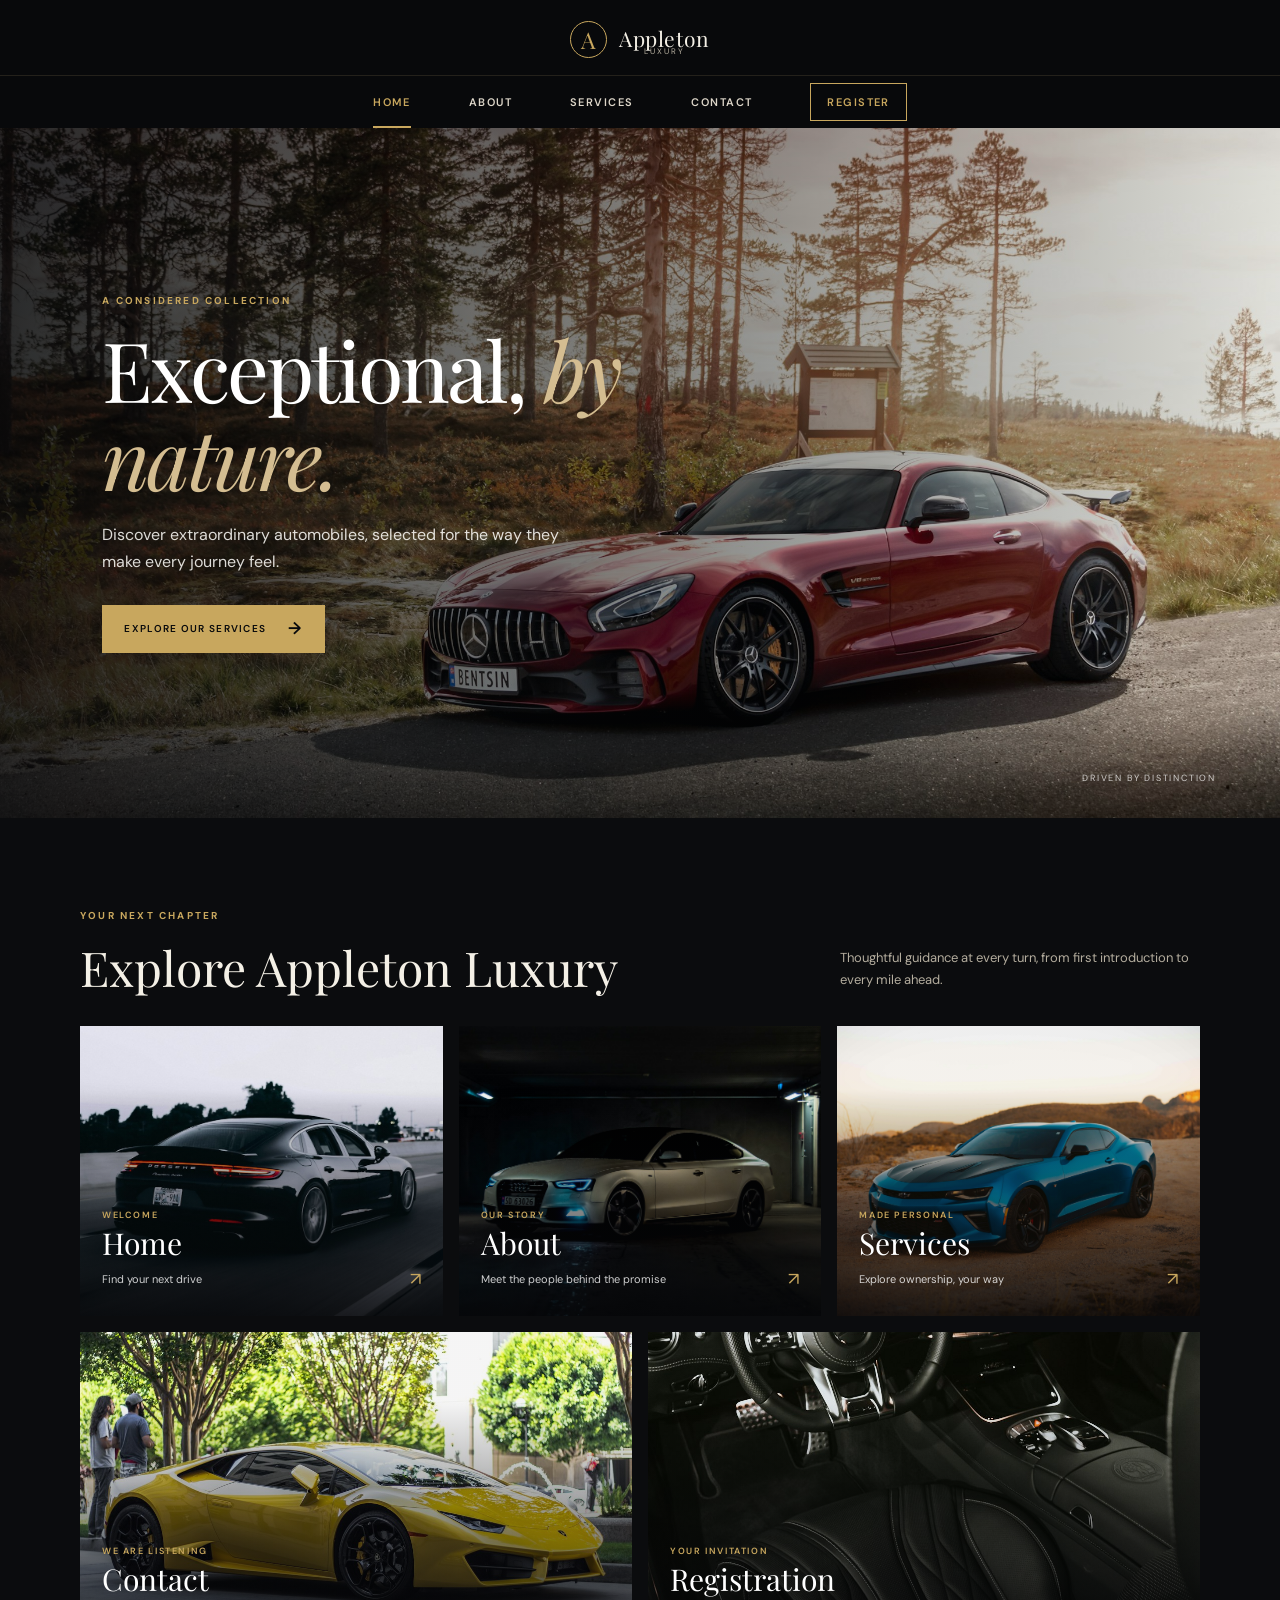
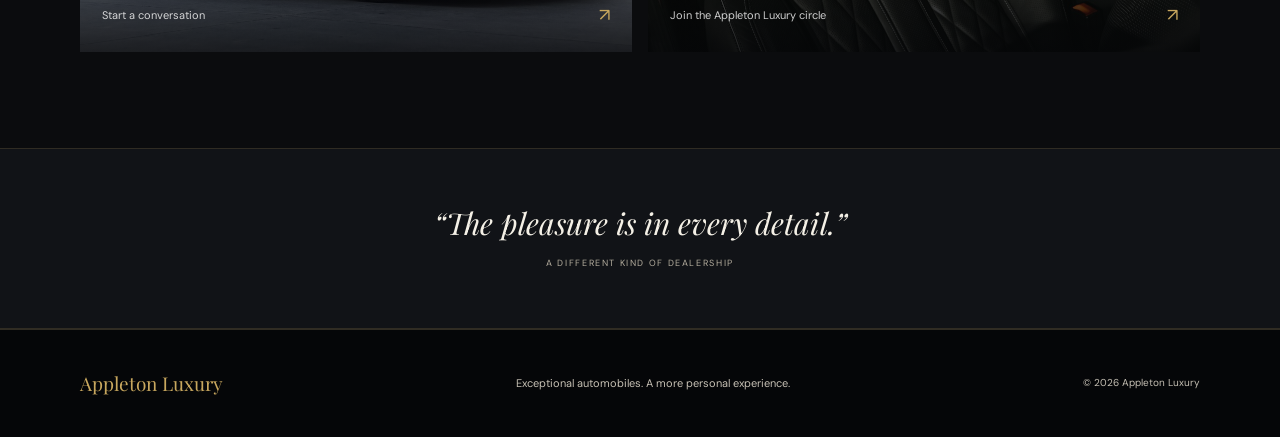
<file: index.html>
<!DOCTYPE html>
<html lang="en">
<head>
    <meta charset="UTF-8">
    <meta name="viewport" content="width=device-width, initial-scale=1.0">
    <meta name="description" content="Discover exceptional automobiles and a more personal approach to luxury at Appleton Luxury.">
    <title>Appleton Luxury | Exceptional by Nature</title>
    <link rel="stylesheet" href="styles/styles.css">
</head>
<body>
    <header class="site-header">
        <a class="brand" href="index.html" aria-label="Appleton Luxury home">
            <span class="brand-mark" aria-hidden="true">A</span>
            <span class="brand-name">Appleton <span>Luxury</span></span>
        </a>
        <nav class="site-nav" aria-label="Main navigation">
            <a class="active" aria-current="page" href="index.html">Home</a>
            <a href="about.html">About</a>
            <a href="services.html">Services</a>
            <a href="contact.html">Contact</a>
            <a class="nav-cta" href="registration.html">Register</a>
        </nav>
    </header>

    <main>
        <section class="home-hero">
            <img class="hero-image" src="images/hero-drive.jpg" alt="Low three-quarter view of a red performance coupe on a country road">
            <div class="hero-content">
                <p class="eyebrow">A considered collection</p>
                <h1>Exceptional, <em>by nature.</em></h1>
                <p>Discover extraordinary automobiles, selected for the way they make every journey feel.</p>
                <a class="button button-light" href="services.html">Explore our services <span aria-hidden="true">→</span></a>
            </div>
            <span class="hero-note">Driven by distinction</span>
        </section>

        <section class="page-explorer section-wrap" aria-labelledby="explore-title">
            <div class="section-heading">
                <div>
                    <p class="eyebrow">Your next chapter</p>
                    <h2 id="explore-title">Explore Appleton Luxury</h2>
                </div>
                <p>Thoughtful guidance at every turn, from first introduction to every mile ahead.</p>
            </div>
            <div class="page-grid">
                <a class="page-card card-home" href="index.html">
                    <img src="images/sports-car.jpg" alt="Low front three-quarter view of a sports car on a scenic road">
                
                    <span class="card-copy"><span class="card-kicker">Welcome</span><strong>Home</strong><span>Find your next drive <b aria-hidden="true">↗</b></span></span>
                </a>
                <a class="page-card" href="about.html">
                    <img src="images/night-sedan.jpg" alt="Low angled view of a luxury sedan in a dramatic night setting">
                
                    <span class="card-copy"><span class="card-kicker">Our story</span><strong>About</strong><span>Meet the people behind the promise <b aria-hidden="true">↗</b></span></span>
                </a>
                <a class="page-card" href="services.html">
                    <img src="images/blue-coupe.jpg" alt="Front three-quarter view of a blue sports coupe at sunset">
                
                    <span class="card-copy"><span class="card-kicker">Made personal</span><strong>Services</strong><span>Explore ownership, your way <b aria-hidden="true">↗</b></span></span>
                </a>
                <a class="page-card" href="contact.html">
                    <img src="images/sculpted-car.jpg" alt="Sculpted automotive design">
                
                    <span class="card-copy"><span class="card-kicker">We are listening</span><strong>Contact</strong><span>Start a conversation <b aria-hidden="true">↗</b></span></span>
                </a>
                <a class="page-card" href="registration.html">
                    <img src="images/car-interior.jpg" alt="Elegant black leather car interior with quilted seats and a polished dashboard">
                
                    <span class="card-copy"><span class="card-kicker">Your invitation</span><strong>Registration</strong><span>Join the Appleton Luxury circle <b aria-hidden="true">↗</b></span></span>
                </a>
            </div>
        </section>

        <section class="quote-band">
            <p>“The pleasure is in every detail.”</p>
            <span>A different kind of dealership</span>
        </section>
    </main>

    <footer class="site-footer">
        <a class="footer-brand" href="index.html">Appleton Luxury</a>
        <p>Exceptional automobiles. A more personal experience.</p>
        <span>© 2026 Appleton Luxury</span>
    </footer>
</body>
</html>
</file>
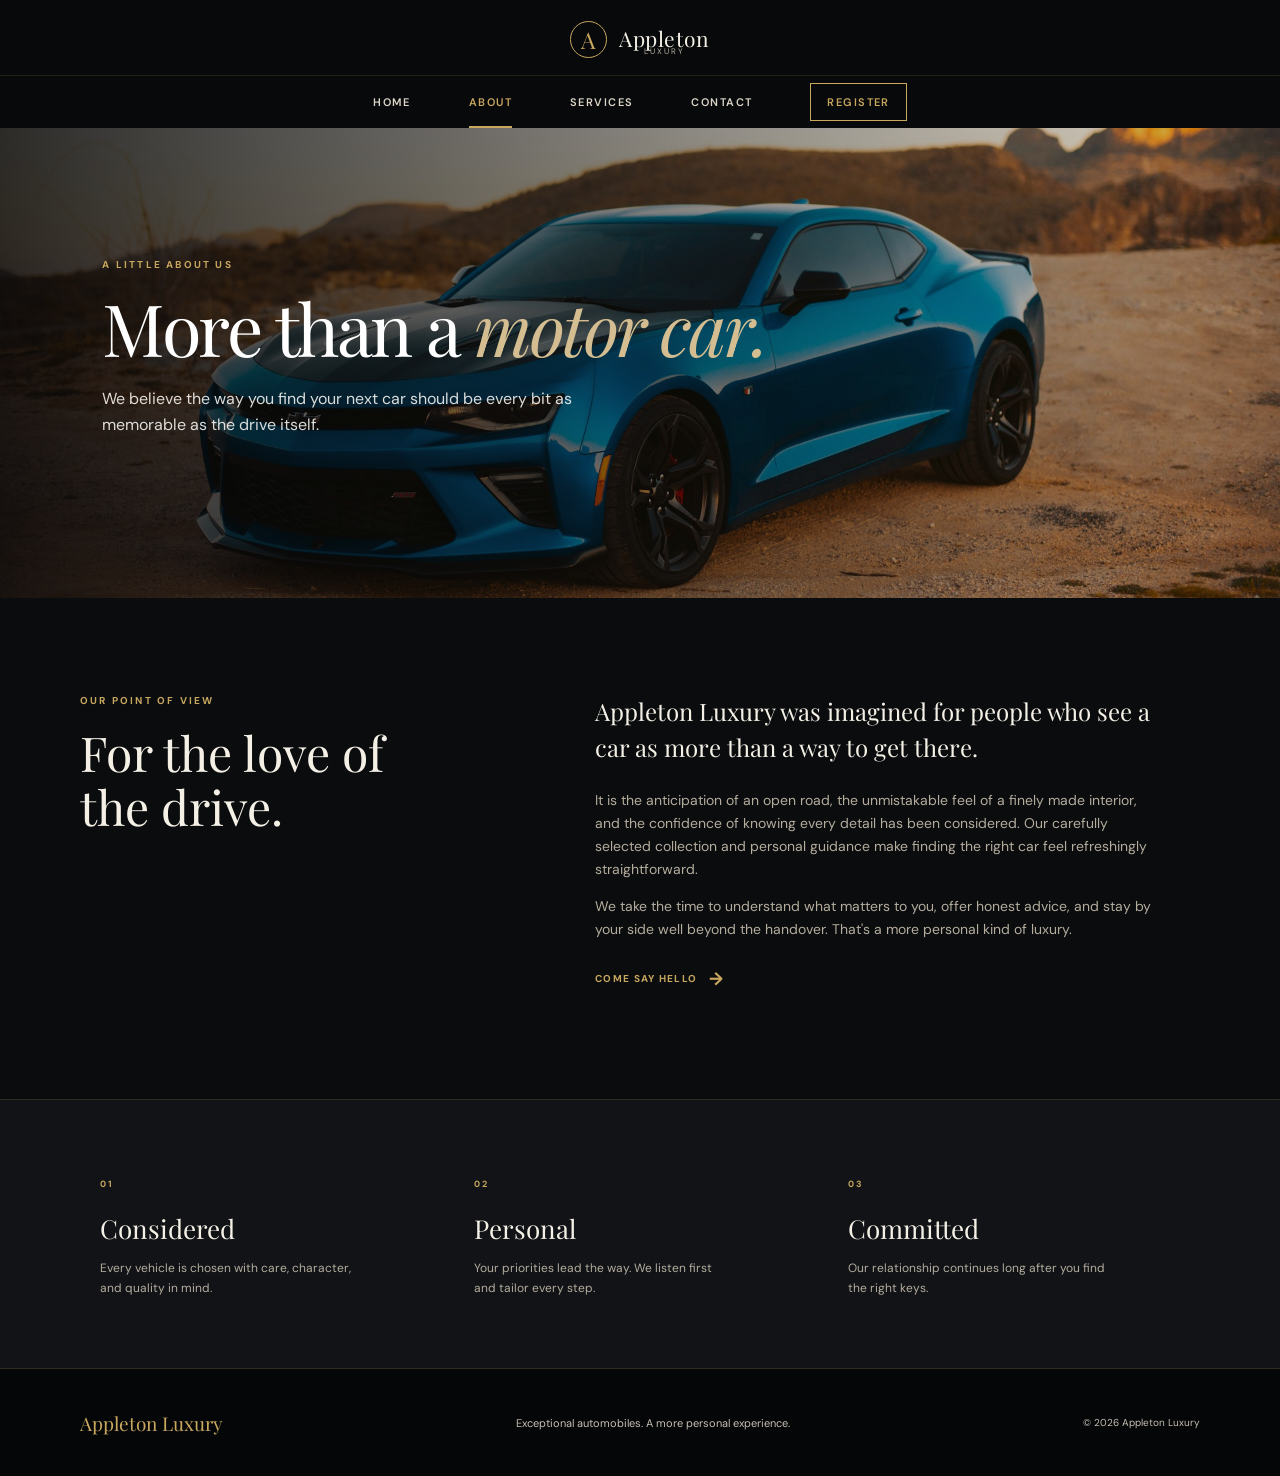
<file: about.html>
<!DOCTYPE html>
<html lang="en">
<head>
    <meta charset="UTF-8">
    <meta name="viewport" content="width=device-width, initial-scale=1.0">
    <meta name="description" content="Learn about Appleton Luxury and our personal approach to exceptional automobiles.">
    <title>About | Appleton Luxury</title>
    <link rel="stylesheet" href="styles/styles.css">
</head>
<body>
    <header class="site-header">
        <a class="brand" href="index.html" aria-label="Appleton Luxury home"><span class="brand-mark" aria-hidden="true">A</span><span class="brand-name">Appleton <span>Luxury</span></span></a>
        <nav class="site-nav" aria-label="Main navigation">
            <a href="index.html">Home</a><a class="active" aria-current="page" href="about.html">About</a><a href="services.html">Services</a><a href="contact.html">Contact</a><a class="nav-cta" href="registration.html">Register</a>
        </nav>
    </header>
    <main>
        <section class="page-hero about-hero">
            <img class="hero-image" src="images/blue-coupe.jpg" alt="Front three-quarter view of a blue sports coupe at sunset">
            <div class="hero-content"><p class="eyebrow">A little about us</p><h1>More than a <em>motor car.</em></h1><p>We believe the way you find your next car should be every bit as memorable as the drive itself.</p></div>
        </section>
        <section class="story-section section-wrap">
            <div class="story-aside"><p class="eyebrow">Our point of view</p><h2>For the love of the drive.</h2></div>
            <div class="story-copy">
                <p class="lead">Appleton Luxury was imagined for people who see a car as more than a way to get there.</p>
                <p>It is the anticipation of an open road, the unmistakable feel of a finely made interior, and the confidence of knowing every detail has been considered. Our carefully selected collection and personal guidance make finding the right car feel refreshingly straightforward.</p>
                <p>We take the time to understand what matters to you, offer honest advice, and stay by your side well beyond the handover. That's a more personal kind of luxury.</p>
                <a class="text-link" href="contact.html">Come say hello <span aria-hidden="true">→</span></a>
            </div>
        </section>
        <section class="values-band">
            <article><span>01</span><h3>Considered</h3><p>Every vehicle is chosen with care, character, and quality in mind.</p></article>
            <article><span>02</span><h3>Personal</h3><p>Your priorities lead the way. We listen first and tailor every step.</p></article>
            <article><span>03</span><h3>Committed</h3><p>Our relationship continues long after you find the right keys.</p></article>
        </section>
    </main>
    <footer class="site-footer"><a class="footer-brand" href="index.html">Appleton Luxury</a><p>Exceptional automobiles. A more personal experience.</p><span>© 2026 Appleton Luxury</span></footer>
</body>
</html>
</file>
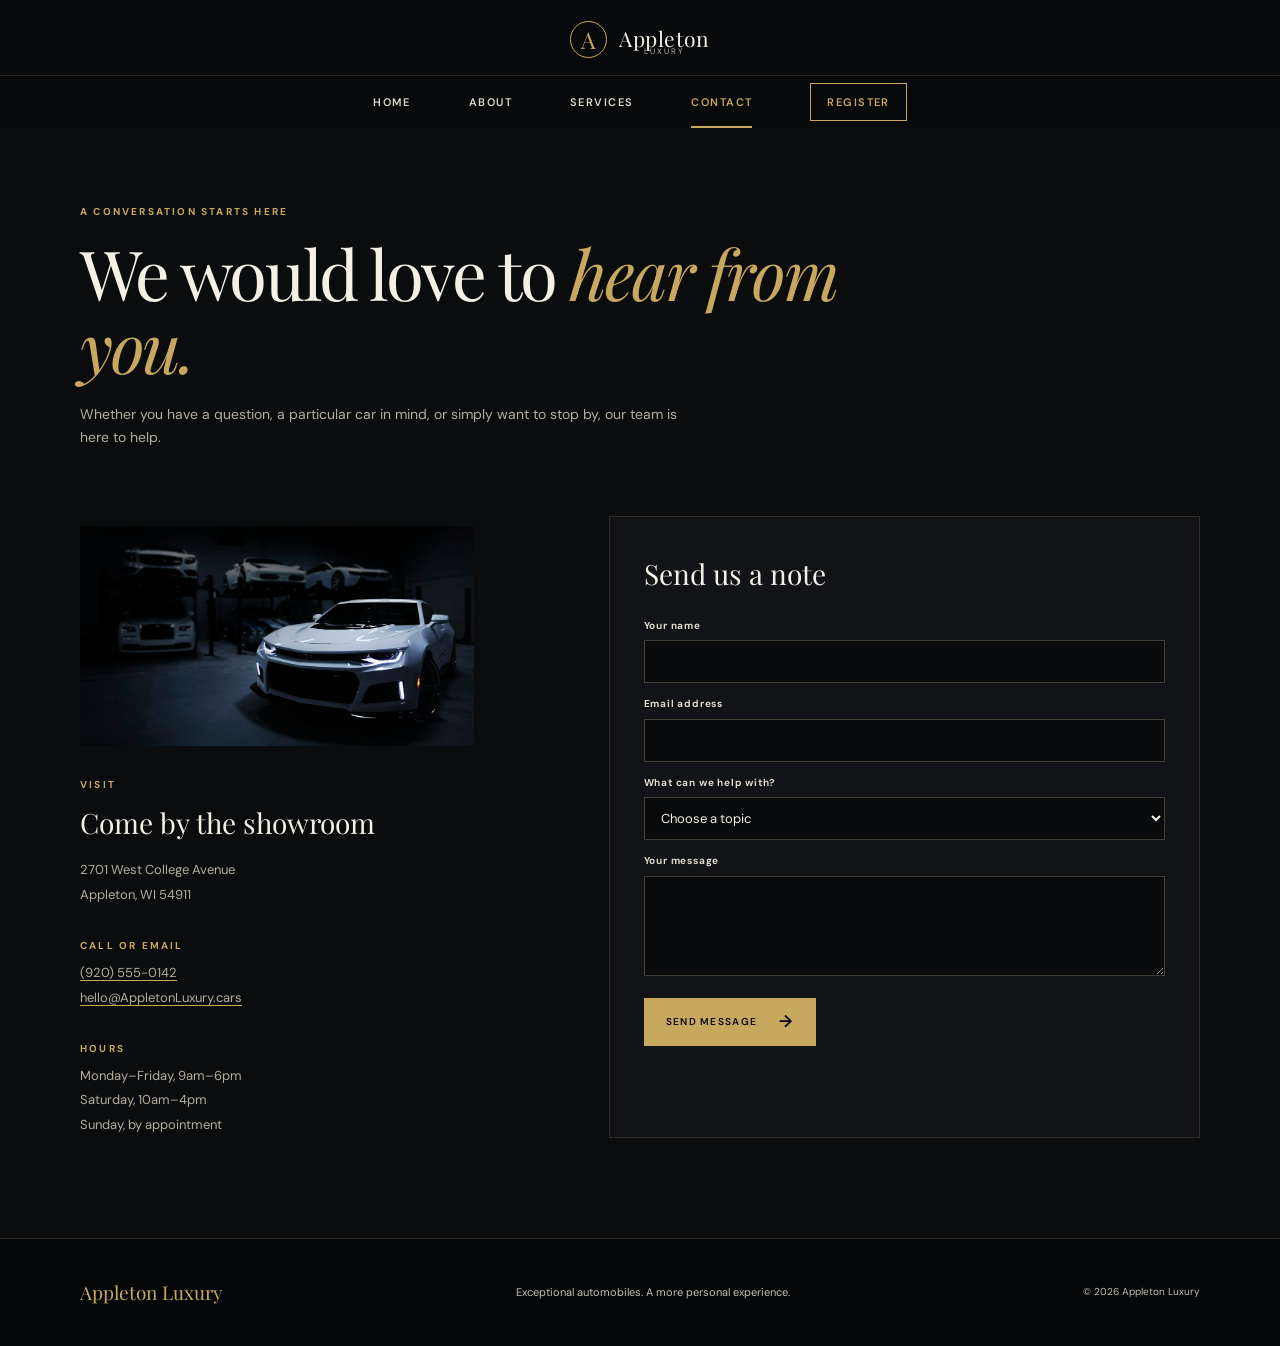
<file: contact.html>
<!DOCTYPE html>
<html lang="en">
<head>
    <meta charset="UTF-8">
    <meta name="viewport" content="width=device-width, initial-scale=1.0">
    <meta name="description" content="Get in touch with the team at Appleton Luxury.">
    <title>Contact | Appleton Luxury</title>
    <link rel="stylesheet" href="styles/styles.css">
</head>
<body>
    <header class="site-header">
        <a class="brand" href="index.html" aria-label="Appleton Luxury home"><span class="brand-mark" aria-hidden="true">A</span><span class="brand-name">Appleton <span>Luxury</span></span></a>
        <nav class="site-nav" aria-label="Main navigation">
            <a href="index.html">Home</a><a href="about.html">About</a><a href="services.html">Services</a><a class="active" aria-current="page" href="contact.html">Contact</a><a class="nav-cta" href="registration.html">Register</a>
        </nav>
    </header>
    <main>
        <section class="page-intro section-wrap"><p class="eyebrow">A conversation starts here</p><h1>We would love to <em>hear from you.</em></h1><p>Whether you have a question, a particular car in mind, or simply want to stop by, our team is here to help.</p></section>
        <section class="contact-layout section-wrap">
            <div class="contact-details">
                <img class="contact-photo" src="images/showroom-car.jpg" alt="Dramatic low-angle view of a luxury coupe under showroom lights">
                <div><p class="eyebrow">Visit</p><h2>Come by the showroom</h2><p>2701 West College Avenue<br>Appleton, WI 54911</p></div>
                <div><p class="eyebrow">Call or email</p><p><a href="tel:+16085550142">(920) 555-0142</a><br><a href="mailto:hello@AppletonLuxury.cars">hello@AppletonLuxury.cars</a></p></div>
                <div><p class="eyebrow">Hours</p><p>Monday–Friday, 9am–6pm<br>Saturday, 10am–4pm<br>Sunday, by appointment</p></div>
            </div>
            <form class="contact-form" action="#" method="get">
                <h2>Send us a note</h2>
                <label for="contact-name">Your name</label><input id="contact-name" name="name" type="text" autocomplete="name" required>
                <label for="contact-email">Email address</label><input id="contact-email" name="email" type="email" autocomplete="email" required>
                <label for="contact-interest">What can we help with?</label><select id="contact-interest" name="interest"><option value="">Choose a topic</option><option>Finding a vehicle</option><option>Booking a viewing</option><option>Ownership support</option><option>Something else</option></select>
                <label for="contact-message">Your message</label><textarea id="contact-message" name="message" rows="4" required></textarea>
                <button class="button button-dark" type="submit">Send message <span aria-hidden="true">→</span></button>
            </form>
        </section>
    </main>
    <footer class="site-footer"><a class="footer-brand" href="index.html">Appleton Luxury</a><p>Exceptional automobiles. A more personal experience.</p><span>© 2026 Appleton Luxury</span></footer>
</body>
</html>
</file>
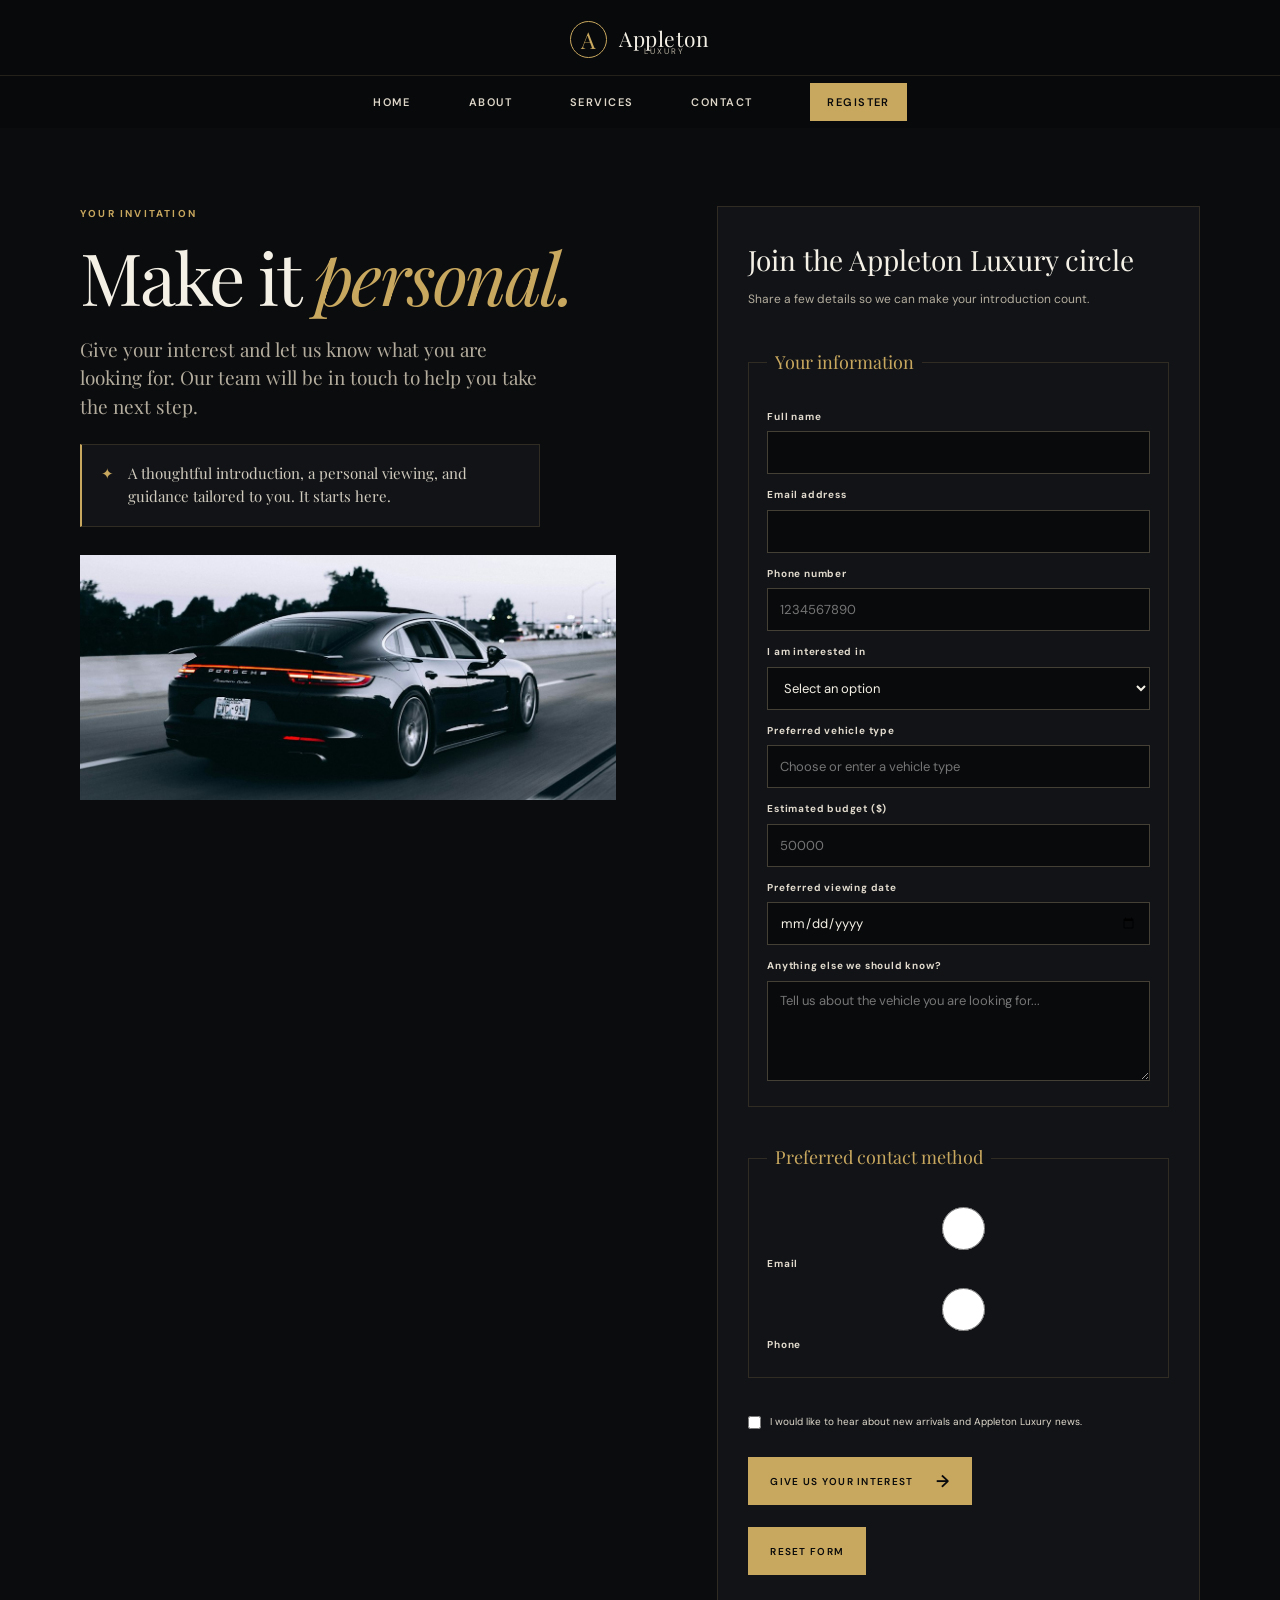
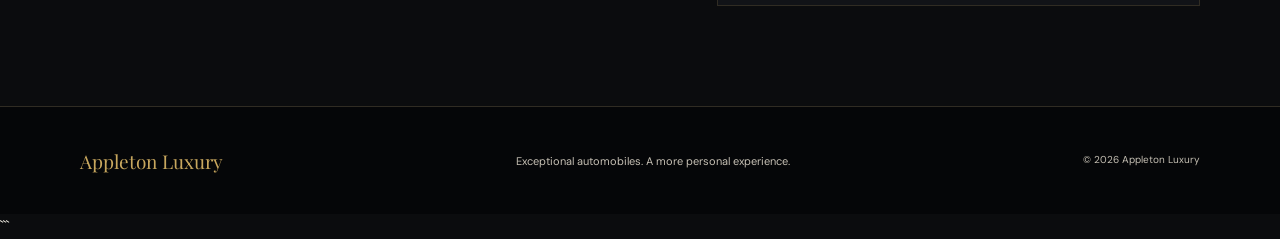
<file: registration.html>
<!DOCTYPE html>
<html lang="en">
<head>
    <meta charset="UTF-8">
    <meta name="viewport" content="width=device-width, initial-scale=1.0">
    <meta name="description" content="Register your interest with Appleton Luxury and arrange a personal introduction.">
    <title>Registration | Appleton Luxury</title>
    <link rel="stylesheet" href="styles/styles.css">
</head>
<body>
    <header class="site-header">
        <a class="brand" href="index.html" aria-label="Appleton Luxury home">
            <span class="brand-mark" aria-hidden="true">A</span>
            <span class="brand-name">Appleton <span>Luxury</span></span>
        </a>

        <nav class="site-nav" aria-label="Main navigation">
            <a href="index.html">Home</a>
            <a href="about.html">About</a>
            <a href="services.html">Services</a>
            <a href="contact.html">Contact</a>
            <a class="nav-cta active" aria-current="page" href="registration.html">Register</a>
        </nav>
    </header>

    <main>
        <section class="registration-layout section-wrap">

            <div class="registration-copy">
                <p class="eyebrow">Your invitation</p>

                <h1>Make it <em>personal.</em></h1>

                <p class="lead">
                    Give your interest and let us know what you are looking for.
                    Our team will be in touch to help you take the next step.
                </p>

                <div class="registration-note">
                    <span aria-hidden="true">✦</span>
                    <p>A thoughtful introduction, a personal viewing, and guidance tailored to you. It starts here.</p>
                </div>

                <img src="images/sports-car.jpg"
                     alt="Low front three-quarter view of a sports car on a scenic road">
            </div>

            <form class="contact-form registration-form" action="#" method="get">

                <h2>Join the Appleton Luxury circle</h2>
                <p>Share a few details so we can make your introduction count.</p>

                <fieldset>
                    <legend>Your information</legend>

                    <label for="reg-name">Full name</label>
                    <input id="reg-name" name="name" type="text"
                           autocomplete="name" required minlength="2" maxlength="50">

                    <label for="reg-email">Email address</label>
                    <input id="reg-email" name="email" type="email"
                           autocomplete="email" required>

                    <label for="reg-phone">Phone number</label>
                    <input id="reg-phone" name="phone" type="tel"
                           autocomplete="tel" pattern="[0-9]{10}"
                           placeholder="1234567890"
                           title="Enter a 10-digit phone number">

                    <label for="reg-interest">I am interested in</label>
                    <select id="reg-interest" name="interest" required>
                        <option value="">Select an option</option>
                        <option>Exploring the collection</option>
                        <option>Finding a specific vehicle</option>
                        <option>Booking a private viewing</option>
                        <option>Learning about your services</option>
                    </select>

                    <label for="reg-car">Preferred vehicle type</label>
                    <input id="reg-car" name="vehicle" type="text"
                           list="vehicle-types" placeholder="Choose or enter a vehicle type">

                    <datalist id="vehicle-types">
                        <option value="Sedan">
                        <option value="SUV">
                        <option value="Sports car">
                        <option value="Coupe">
                        <option value="Electric vehicle">
                        <option value="Armored Personel Carrier">
                    </datalist>

                    <label for="reg-budget">Estimated budget ($)</label>
                    <input id="reg-budget" name="budget" type="number"
                           min="10000" max="500000" step="1000"
                           placeholder="50000">

                    <label for="reg-date">Preferred viewing date</label>
                    <input id="reg-date" name="viewing-date" type="date"
                           min="2026-11-16">

                    <label for="reg-notes">Anything else we should know?</label>
                    <textarea id="reg-notes" name="notes" rows="3"
                              maxlength="500"
                              placeholder="Tell us about the vehicle you are looking for..."></textarea>
                </fieldset>

                <fieldset>
                    <legend>Preferred contact method</legend>

                    <label>
                        <input type="radio" name="contact-method" value="email" required>
                        Email
                    </label>

                    <label>
                        <input type="radio" name="contact-method" value="phone">
                        Phone
                    </label>
                </fieldset>

                <label class="checkbox-label" for="reg-updates">
                    <input id="reg-updates" name="updates" type="checkbox">
                    <span>I would like to hear about new arrivals and Appleton Luxury news.</span>
                </label>

                <button class="button button-dark" type="submit">
                    Give us your interest <span aria-hidden="true">→</span>
                </button>

                <button class="button button-dark" type="reset">
                    Reset form
                </button>
            </form>
        </section>
    </main>

    <footer class="site-footer">
        <a class="footer-brand" href="index.html">Appleton Luxury</a>
        <p>Exceptional automobiles. A more personal experience.</p>
        <span>© 2026 Appleton Luxury</span>
    </footer>
</body>
</html>
```
</file>
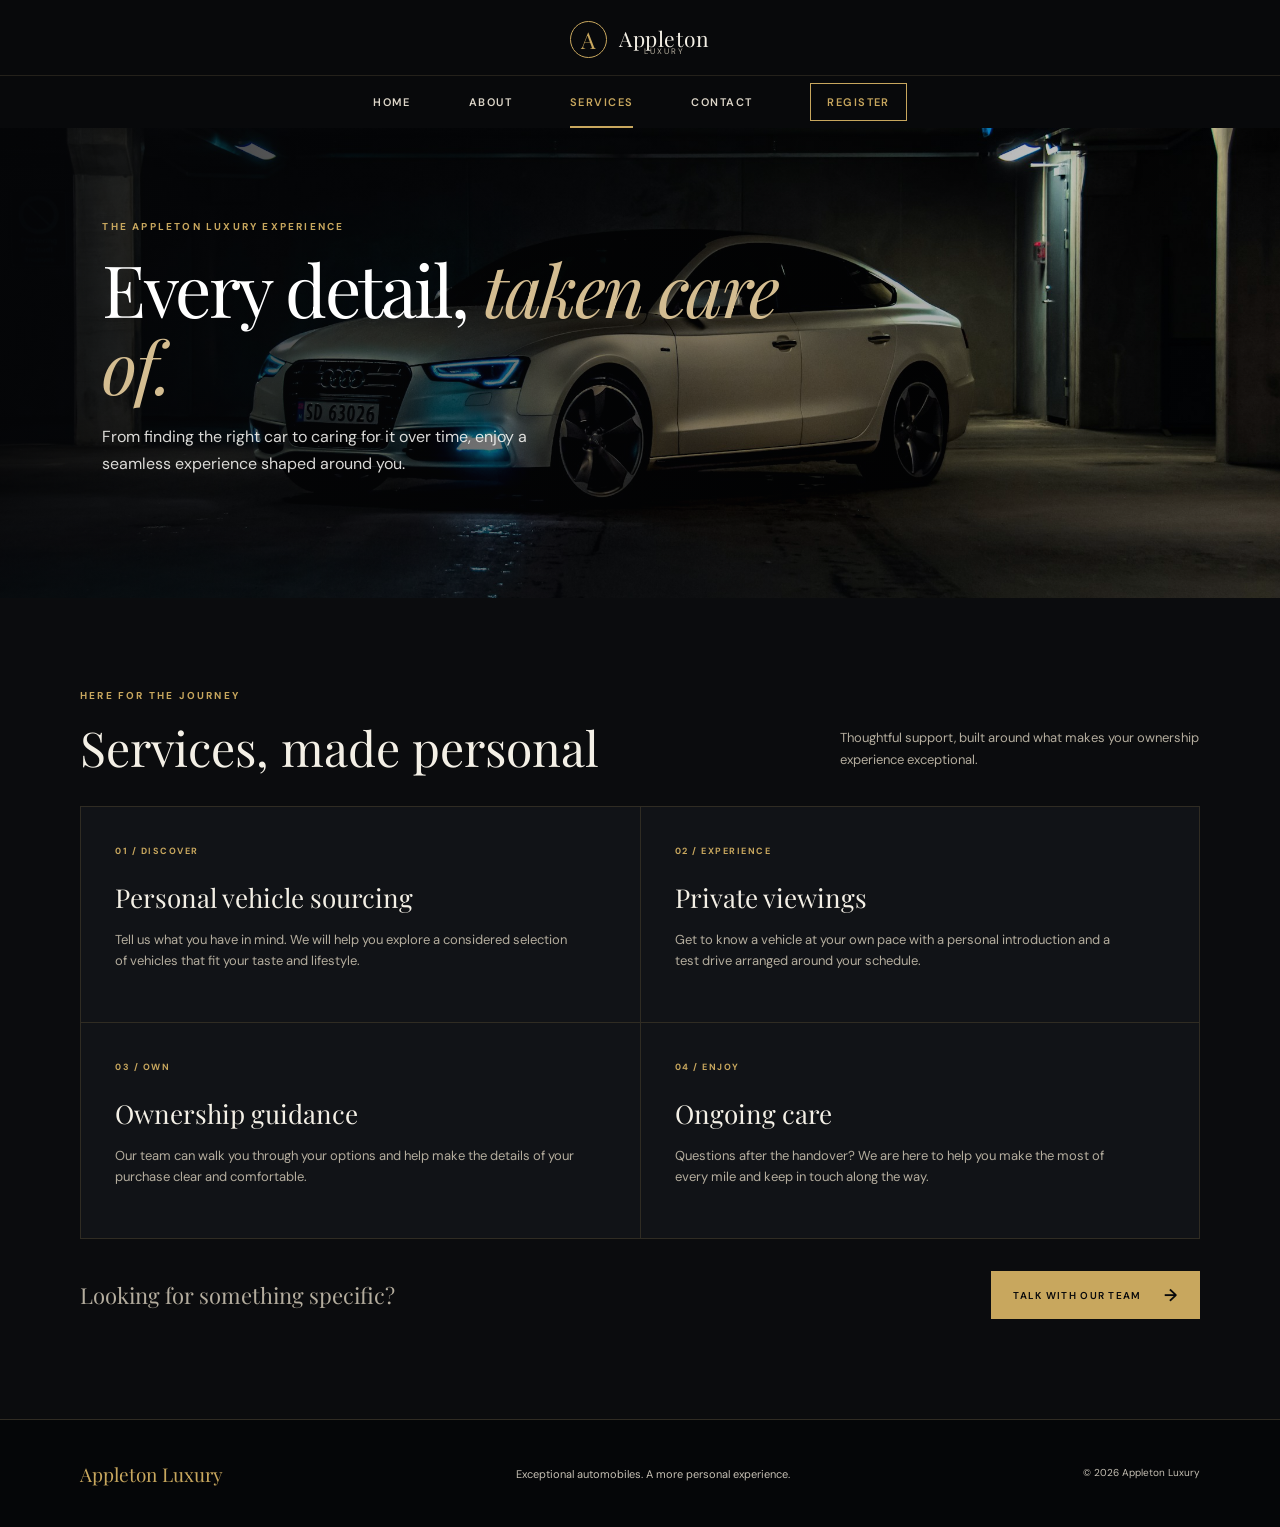
<file: services.html>
<!DOCTYPE html>
<html lang="en">
<head>
    <meta charset="UTF-8">
    <meta name="viewport" content="width=device-width, initial-scale=1.0">
    <meta name="description" content="Explore the tailored automotive services at Appleton Luxury.">
    <title>Services | Appleton Luxury</title>
    <link rel="stylesheet" href="styles/styles.css">
</head>
<body>
    <header class="site-header">
        <a class="brand" href="index.html" aria-label="Appleton Luxury home"><span class="brand-mark" aria-hidden="true">A</span><span class="brand-name">Appleton <span>Luxury</span></span></a>
        <nav class="site-nav" aria-label="Main navigation">
            <a href="index.html">Home</a><a href="about.html">About</a><a class="active" aria-current="page" href="services.html">Services</a><a href="contact.html">Contact</a><a class="nav-cta" href="registration.html">Register</a>
        </nav>
    </header>
    <main>
        <section class="page-hero services-hero">
            <img class="hero-image" src="images/night-sedan.jpg" alt="Low angled view of a luxury sedan in a dramatic night setting">
            <div class="hero-content"><p class="eyebrow">The Appleton Luxury experience</p><h1>Every detail, <em>taken care of.</em></h1><p>From finding the right car to caring for it over time, enjoy a seamless experience shaped around you.</p></div>
        </section>
        <section class="services-section section-wrap">
            <div class="section-heading"><div><p class="eyebrow">Here for the journey</p><h2>Services, made personal</h2></div><p>Thoughtful support, built around what makes your ownership experience exceptional.</p></div>
            <div class="service-grid">
                <article class="service-card"><span class="service-index">01 / DISCOVER</span><h3>Personal vehicle sourcing</h3><p>Tell us what you have in mind. We will help you explore a considered selection of vehicles that fit your taste and lifestyle.</p></article>
                <article class="service-card"><span class="service-index">02 / EXPERIENCE</span><h3>Private viewings</h3><p>Get to know a vehicle at your own pace with a personal introduction and a test drive arranged around your schedule.</p></article>
                <article class="service-card"><span class="service-index">03 / OWN</span><h3>Ownership guidance</h3><p>Our team can walk you through your options and help make the details of your purchase clear and comfortable.</p></article>
                <article class="service-card"><span class="service-index">04 / ENJOY</span><h3>Ongoing care</h3><p>Questions after the handover? We are here to help you make the most of every mile and keep in touch along the way.</p></article>
            </div>
            <div class="service-cta"><p>Looking for something specific?</p><a class="button button-dark" href="contact.html">Talk with our team <span aria-hidden="true">→</span></a></div>
        </section>
    </main>
    <footer class="site-footer"><a class="footer-brand" href="index.html">Appleton Luxury</a><p>Exceptional automobiles. A more personal experience.</p><span>© 2026 Appleton Luxury</span></footer>
</body>
</html>
</file>
<file: styles/styles.css>
@import url('https://fonts.googleapis.com/css2?family=DM+Sans:wght@400;500;600;700&family=Playfair+Display:ital,wght@0,400;0,500;0,600;1,400;1,500&display=swap');

/* Shared colors and type styles for the Appleton Luxury theme. */
:root {
    --ink: #f4f0e6;
    --muted: #b4ad9e;
    --paper: #0b0c0e;
    --white: #111317;
    --forest: #08090b;
    --gold: #c8a75e;
    --line: #302c23;
    --serif: "Playfair Display", Georgia, serif;
    --sans: "DM Sans", "Segoe UI", sans-serif;
}

* { box-sizing: border-box; }
html { scroll-behavior: smooth; }
body { margin: 0; background: var(--paper); color: var(--ink); font: 15px/1.65 var(--sans); }
a { color: inherit; }
h1, h2, h3, p { margin-top: 0; }
h1, h2, h3 { font-family: var(--serif); font-weight: 400; }

/* Brand header and primary page navigation. */
.site-header { position: relative; z-index: 2; display: flex; flex-direction: column; align-items: center; background: #08090b; }
.brand { display: flex; align-items: center; gap: 12px; padding: 21px 20px 17px; color: var(--ink); text-decoration: none; }
.brand-mark { display: grid; width: 37px; height: 37px; place-items: center; border: 1px solid var(--gold); border-radius: 50%; color: var(--gold); font: 23px/1 var(--serif); }
.brand-name { font: 21px var(--serif); letter-spacing: .03em; }
.brand-name span { display: block; margin-top: -6px; color: #b4ad9e; font: 8px var(--sans); letter-spacing: .25em; text-align: center; text-transform: uppercase; }
.site-nav { display: flex; width: 100%; min-height: 52px; justify-content: center; align-items: center; gap: clamp(20px, 5vw, 58px); padding: 0 24px; border-top: 1px solid #24211b; }
.site-nav a { position: relative; display: inline-flex; height: 52px; align-items: center; color: #ddd6c9; font-size: 11px; font-weight: 600; letter-spacing: .13em; text-decoration: none; text-transform: uppercase; transition: color .2s ease; }
.site-nav a:hover, .site-nav a.active { color: var(--gold); }
.site-nav a.active:not(.nav-cta)::after { position: absolute; right: 0; bottom: 0; left: 0; height: 2px; background: var(--gold); content: ""; }
.site-nav .nav-cta { height: auto; padding: 9px 16px; border: 1px solid var(--gold); color: var(--gold); }
.site-nav .nav-cta:hover, .site-nav .nav-cta.active { background: var(--gold); color: #08090b; }

/* Image-led hero banners, shared by the home, about, and services pages. */
.home-hero, .page-hero { position: relative; display: flex; min-height: 590px; align-items: center; overflow: hidden; background: #08090b; color: #fff; }
.home-hero { min-height: min(690px, 76vw); }
.hero-image { position: absolute; inset: 0; width: 100%; height: 100%; object-fit: cover; object-position: center 57%; }
.home-hero::after, .page-hero::after { position: absolute; inset: 0; background: linear-gradient(90deg, rgba(5,6,8,.84), rgba(5,6,8,.5) 48%, rgba(5,6,8,.12)); content: ""; }
.hero-content { position: relative; z-index: 1; width: min(680px, 90%); margin-left: max(8%, calc((100% - 1120px) / 2)); padding: 70px 0; }
.eyebrow { margin: 0 0 15px; color: var(--gold); font-size: 10px; font-weight: 700; letter-spacing: .22em; text-transform: uppercase; }
h1 { max-width: 700px; margin-bottom: 20px; font-size: clamp(48px, 7vw, 83px); letter-spacing: -.035em; line-height: 1.07; }
h1 em { color: #d4bd91; font-weight: 400; }
.hero-content > p:not(.eyebrow) { max-width: 475px; margin-bottom: 30px; color: rgba(255,254,250,.85); font-size: 16px; }
.button { display: inline-flex; min-height: 48px; align-items: center; justify-content: center; gap: 22px; padding: 0 21px; border: 1px solid transparent; cursor: pointer; font: 600 10px var(--sans); letter-spacing: .13em; text-decoration: none; text-transform: uppercase; transition: background .2s ease, color .2s ease; }
.button span { font-size: 17px; line-height: 1; }
.button-light { background: var(--gold); color: #08090b; }
.button-light:hover { background: #d8bc7e; }
.button-dark { background: var(--gold); color: #08090b; }
.button-dark:hover { background: #d8bc7e; }
.hero-note { position: absolute; z-index: 1; right: 5%; bottom: 32px; color: rgba(255,255,255,.75); font-size: 9px; letter-spacing: .2em; text-transform: uppercase; }

/* Homepage page-link grid and shared section layout. */
.section-wrap { width: min(1120px, calc(100% - 48px)); margin-right: auto; margin-left: auto; }
.page-explorer { padding-top: 90px; padding-bottom: 96px; }
.section-heading { display: flex; justify-content: space-between; align-items: end; gap: 30px; margin-bottom: 32px; }
.section-heading h2, .story-aside h2 { margin-bottom: 0; font-size: clamp(34px, 4vw, 48px); line-height: 1.14; }
.section-heading > p { max-width: 360px; margin-bottom: 4px; color: var(--muted); font-size: 13px; }
.page-grid { display: grid; grid-template-columns: repeat(6, 1fr); gap: 16px; }
.page-card { position: relative; display: block; min-height: 290px; grid-column: span 2; overflow: hidden; background: #171718; color: #fff; text-decoration: none; }
.page-card:nth-child(4), .page-card:nth-child(5) { min-height: 320px; grid-column: span 3; }
.page-card::after { position: absolute; inset: 0; background: linear-gradient(0deg, rgba(5,6,8,.88), rgba(5,6,8,.04) 78%); content: ""; transition: background .25s ease; }
.page-card:hover::after { background: linear-gradient(0deg, rgba(5,6,8,.94), rgba(5,6,8,.18) 85%); }
.page-card img { position: absolute; width: 100%; height: 100%; object-fit: cover; transition: transform .6s ease; }
.page-card:hover img { transform: scale(1.04); }
.card-number { position: absolute; z-index: 1; top: 17px; left: 18px; color: rgba(255,255,255,.8); font-size: 10px; letter-spacing: .15em; }
.card-copy { position: absolute; z-index: 1; right: 22px; bottom: 22px; left: 22px; display: flex; flex-direction: column; }
.card-kicker { color: var(--gold); font-size: 9px; font-weight: 600; letter-spacing: .18em; text-transform: uppercase; }
.card-copy strong { margin: 2px 0 4px; font: 400 30px/1.2 var(--serif); }
.card-copy > span:last-child { display: flex; align-items: center; justify-content: space-between; gap: 10px; color: rgba(255,255,255,.8); font-size: 11px; }
.card-copy b { color: var(--gold); font-size: 18px; font-weight: 400; }
/* Shared closing quote and footer. */
.quote-band { padding: 54px 24px; border-top: 1px solid #302c23; border-bottom: 1px solid #302c23; background: #111317; text-align: center; }
.quote-band p { margin: 0 0 6px; color: var(--ink); font: italic 30px var(--serif); }
.quote-band span { color: var(--muted); font-size: 9px; letter-spacing: .18em; text-transform: uppercase; }
.site-footer { display: flex; min-height: 108px; align-items: center; justify-content: space-between; gap: 20px; padding: 28px max(5%, calc((100% - 1120px) / 2)); border-top: 1px solid #302c23; background: #050608; color: #c6c0b4; }
.site-footer p { margin: 0; font-size: 11px; }
.site-footer > span { font-size: 10px; }
.footer-brand { color: var(--gold); font: 19px var(--serif); text-decoration: none; }

/* About and services page content. */
.page-hero { min-height: 470px; }
.page-hero .hero-content { max-width: 700px; }
.page-hero h1 { font-size: clamp(46px, 6vw, 72px); }
.about-hero .hero-image { object-position: center 54%; }
.services-hero .hero-image { object-position: center 60%; }
.story-section { display: grid; grid-template-columns: .8fr 1.2fr; gap: 10%; padding-top: 95px; padding-bottom: 105px; }
.story-aside h2 { max-width: 370px; }
.story-copy { max-width: 570px; color: var(--muted); }
.story-copy .lead, .lead { color: var(--ink); font: 24px/1.5 var(--serif); }
.story-copy p:not(.lead) { font-size: 14px; }
.text-link { display: inline-flex; gap: 12px; align-items: center; margin-top: 9px; color: var(--gold); font-size: 10px; font-weight: 700; letter-spacing: .13em; text-decoration: none; text-transform: uppercase; }
.text-link span { color: var(--gold); font-size: 18px; }
.values-band { display: grid; grid-template-columns: repeat(3, 1fr); gap: 42px; padding: 70px max(7%, calc((100% - 1080px) / 2)); border-top: 1px solid var(--line); background: #111317; }
.values-band article > span, .service-index { color: var(--gold); font-size: 9px; font-weight: 700; letter-spacing: .17em; }
.values-band h3 { margin: 13px 0 8px; color: var(--ink); font-size: 26px; }
.values-band p { max-width: 260px; margin: 0; color: var(--muted); font-size: 12px; }
.services-section { padding-top: 90px; padding-bottom: 100px; }
.service-grid { display: grid; grid-template-columns: repeat(2, 1fr); gap: 1px; border: 1px solid var(--line); background: var(--line); }
.service-card { min-height: 215px; padding: 30px 34px; background: #111317; }
.service-card h3 { margin: 15px 0 9px; color: var(--ink); font-size: 26px; }
.service-card p { max-width: 460px; margin: 0; color: var(--muted); font-size: 13px; }
.service-cta { display: flex; align-items: center; justify-content: space-between; gap: 20px; margin-top: 32px; }
.service-cta p { margin: 0; color: var(--muted); font: 22px var(--serif); }

/* Contact page details and form controls. */
.page-intro { padding-top: 76px; padding-bottom: 42px; }
.page-intro h1 { max-width: 780px; color: var(--ink); font-size: clamp(42px, 6vw, 69px); }
.page-intro h1 em { color: var(--gold); }
.page-intro > p:last-child { max-width: 620px; margin-bottom: 0; color: var(--muted); font-size: 14px; }
.contact-layout { display: grid; grid-template-columns: .8fr 1.2fr; gap: 12%; padding-top: 25px; padding-bottom: 100px; }
.contact-details { display: flex; flex-direction: column; gap: 31px; padding-top: 10px; }
.contact-photo { display: block; width: 100%; height: 220px; object-fit: cover; object-position: center 58%; }
.contact-details .eyebrow { margin-bottom: 6px; }
.contact-details h2, .contact-form h2 { margin-bottom: 12px; color: var(--ink); font-size: 28px; }
.contact-details p:not(.eyebrow) { margin: 0; color: var(--muted); font-size: 13px; line-height: 1.9; }
.contact-details a { text-decoration-color: var(--gold); text-underline-offset: 3px; }
.contact-form { display: flex; flex-direction: column; padding: 34px; border: 1px solid var(--line); background: #111317; }
.contact-form h2 { margin-bottom: 7px; }
.contact-form > p:not(.form-note) { margin-bottom: 20px; color: var(--muted); font-size: 12px; }
.contact-form label { margin: 13px 0 6px; color: #e1dacd; font-size: 10px; font-weight: 700; letter-spacing: .08em; }
.contact-form input:not([type="checkbox"]), .contact-form select, .contact-form textarea { width: 100%; min-height: 43px; padding: 10px 12px; border: 1px solid #454036; border-radius: 0; background: #090a0c; color: var(--ink); font: 13px var(--sans); }
.contact-form textarea { min-height: 100px; resize: vertical; }
.contact-form input:focus, .contact-form select:focus, .contact-form textarea:focus { outline: 2px solid var(--gold); outline-offset: 1px; }
.contact-form .button { align-self: flex-start; margin-top: 22px; }
.form-note { margin: 14px 0 0; color: var(--muted); font-size: 10px; }
.optional { color: var(--muted); font-weight: 400; letter-spacing: 0; }

/* Registration page layout and form-specific styles. */
.registration-layout { display: grid; grid-template-columns: 1fr .9fr; gap: 9%; align-items: start; padding-top: 78px; padding-bottom: 100px; }
.registration-copy h1 { color: var(--ink); font-size: clamp(48px, 6vw, 72px); }
.registration-copy h1 em { color: var(--gold); }
.registration-copy > .lead { max-width: 460px; margin-bottom: 24px; color: var(--muted); font-size: 19px; }
.registration-copy img { display: block; width: 100%; height: 245px; margin-top: 28px; object-fit: cover; }
.registration-note { display: flex; gap: 14px; max-width: 460px; padding: 17px 19px; border: 1px solid var(--line); border-left: 2px solid var(--gold); background: #111317; }
.registration-note span { color: var(--gold); }
.registration-note p { margin: 0; color: #d2ccbf; font: 15px/1.55 var(--serif); }
.registration-form { padding: 30px; }
.registration-form .checkbox-label { display: flex; align-items: flex-start; gap: 9px; margin-top: 18px; font-weight: 400; letter-spacing: 0; line-height: 1.5; }
.registration-form input[type="checkbox"] { margin: 2px 0 0; accent-color: var(--gold); }

/* Stack content and simplify the page grid on tablets and phones. */
@media (max-width: 720px) {
    .site-nav { justify-content: flex-start; gap: 23px; overflow-x: auto; padding: 0 18px; }
    .site-nav a { flex: 0 0 auto; font-size: 9px; }
    .home-hero { min-height: 590px; }
    .page-hero { min-height: 450px; }
    .hero-content { width: calc(100% - 44px); margin-left: 24px; }
    .hero-content > p:not(.eyebrow) { max-width: 400px; }
    .hero-note { right: 22px; }
    .section-wrap { width: calc(100% - 36px); }
    .page-explorer, .services-section { padding-top: 65px; padding-bottom: 68px; }
    .section-heading { align-items: flex-start; flex-direction: column; gap: 12px; margin-bottom: 24px; }
    .page-grid { grid-template-columns: repeat(2, 1fr); gap: 11px; }
    .page-card, .page-card:nth-child(4), .page-card:nth-child(5) { min-height: 270px; grid-column: span 1; }
    .page-card:first-child { min-height: 300px; grid-column: span 2; }
    .card-copy { right: 15px; bottom: 17px; left: 15px; }
    .card-copy strong { font-size: 26px; }
    .card-copy > span:last-child { font-size: 10px; }
    .quote-band p { font-size: 25px; }
    .site-footer { align-items: flex-start; flex-direction: column; gap: 8px; padding: 26px 22px; }
    .story-section, .contact-layout, .registration-layout { grid-template-columns: 1fr; gap: 34px; }
    .story-section { padding-top: 65px; padding-bottom: 70px; }
    .values-band { grid-template-columns: 1fr; gap: 27px; padding: 45px 28px; }
    .values-band p { max-width: 400px; }
    .service-grid { grid-template-columns: 1fr; }
    .service-card { min-height: 0; padding: 25px; }
    .service-cta { align-items: flex-start; flex-direction: column; }
    .page-intro { padding-top: 58px; }
    .contact-layout { padding-bottom: 65px; }
    .registration-layout { padding-top: 58px; padding-bottom: 65px; }
    .registration-copy img { height: 210px; }
}

/* Further compact navigation, cards, and forms on narrow phones. */
@media (max-width: 420px) {
    .site-nav { gap: 17px; }
    .site-nav a { font-size: 8px; letter-spacing: .1em; }
    .site-nav .nav-cta { padding: 8px 11px; }
    .page-grid { grid-template-columns: 1fr; }
    .page-card, .page-card:nth-child(4), .page-card:nth-child(5), .page-card:first-child { min-height: 265px; grid-column: span 1; }
    .contact-form, .registration-form { padding: 22px; }
}

/* Respect visitors who prefer reduced animation. */
@media (prefers-reduced-motion: reduce) {
    html { scroll-behavior: auto; }
    *, *::before, *::after { transition-duration: .01ms !important; }
}

/* Group related registration fields with visible legends and radio controls. */
.registration-form fieldset {
    margin: 18px 0;
    padding: 18px;
    border: 1px solid var(--line);
}

.registration-form legend {
    padding: 0 8px;
    color: var(--gold);
    font-family: var(--serif);
    font-size: 18px;
}

.registration-form fieldset label {
    display: block;
}

.registration-form fieldset input[type="radio"] {
    accent-color: var(--gold);
}
</file>
